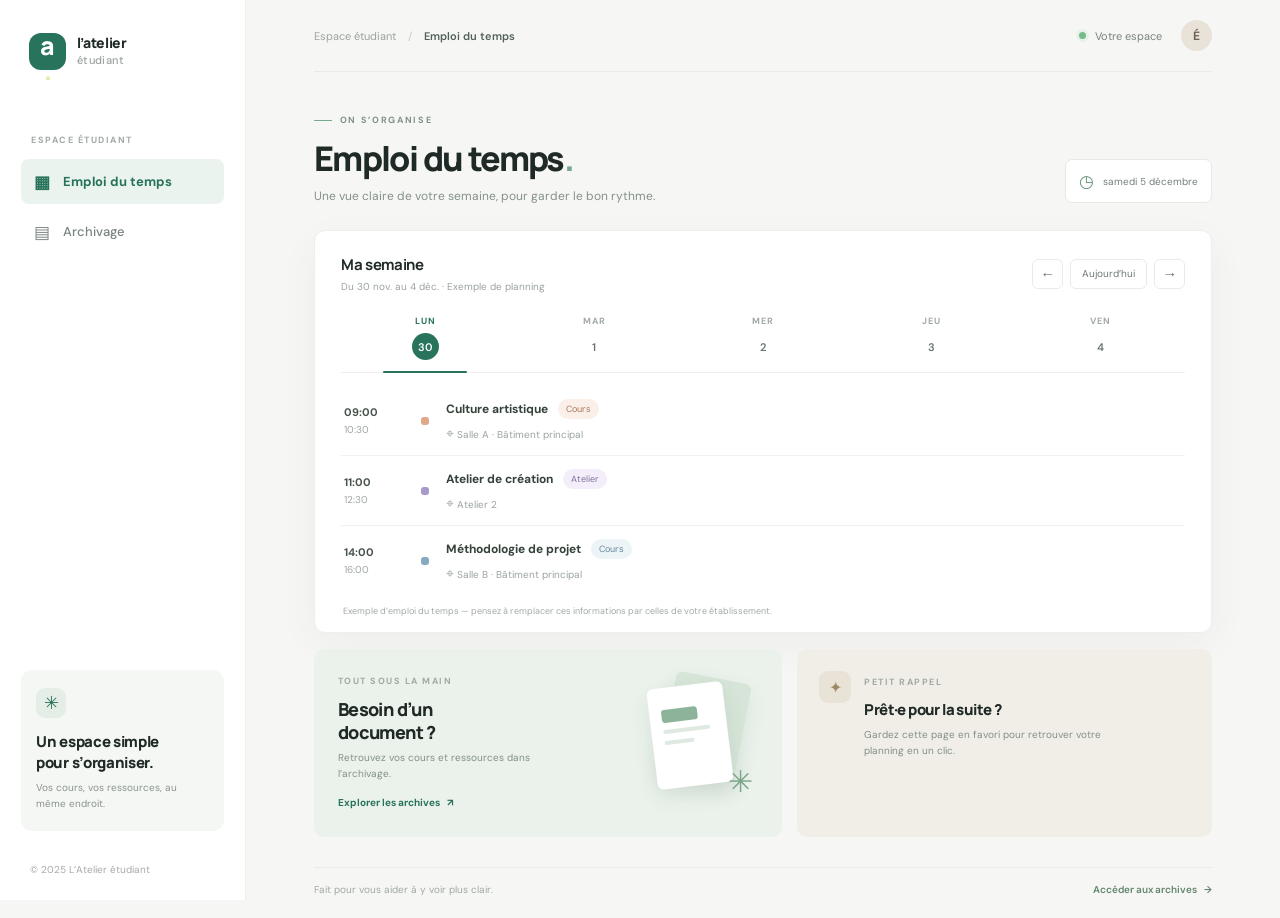
<file: index.html>
<!doctype html>
<html lang="fr">
<head>
  <meta charset="utf-8">
  <meta name="viewport" content="width=device-width, initial-scale=1">
  <meta name="theme-color" content="#f6f7f4">
  <meta name="description" content="L’espace étudiant : consultez votre emploi du temps et retrouvez les documents archivés.">
  <title>Accueil — L’Atelier étudiant</title>
  <link rel="preconnect" href="https://fonts.googleapis.com">
  <link rel="preconnect" href="https://fonts.gstatic.com" crossorigin>
  <link href="https://fonts.googleapis.com/css2?family=DM+Sans:wght@400;500;600;700&family=Manrope:wght@400;500;600;700;800&display=swap" rel="stylesheet">
  <link rel="stylesheet" href="styles.css">
  <script src="script.js" defer></script>
</head>
<body>
  <div class="app-shell">
    <aside class="sidebar" id="sidebar">
      <a class="brand" href="index.html" aria-label="L’Atelier étudiant, accueil">
        <span class="brand-mark">a<span>.</span></span>
        <span class="brand-name">l’atelier<span>étudiant</span></span>
      </a>
      <div class="side-label">ESPACE ÉTUDIANT</div>
      <nav class="side-nav" aria-label="Navigation principale">
        <a class="nav-link active" href="index.html" aria-current="page"><span class="nav-icon">▦</span>Emploi du temps</a>
        <a class="nav-link" href="archives.html"><span class="nav-icon">▤</span>Archivage</a>
      </nav>
      <div class="sidebar-bottom">
        <div class="side-note-icon">✳</div>
        <p>Un espace simple<br>pour s’organiser.</p>
        <span>Vos cours, vos ressources, au même endroit.</span>
      </div>
      <div class="sidebar-footer">© 2025 L’Atelier étudiant</div>
    </aside>

    <main class="main-content">
      <header class="topbar">
        <button class="mobile-menu" type="button" aria-label="Ouvrir le menu" aria-controls="sidebar" aria-expanded="false">☰</button>
        <div class="breadcrumbs">Espace étudiant <span>/</span> <strong>Emploi du temps</strong></div>
        <div class="topbar-right"><span class="status-dot"></span><span>Votre espace</span><div class="avatar" aria-label="Profil étudiant">É</div></div>
      </header>

      <section class="page-heading">
        <div>
          <div class="eyebrow"><span class="eyebrow-line"></span> ON S’ORGANISE</div>
          <h1>Emploi du temps<span class="heading-period">.</span></h1>
          <p class="page-subtitle">Une vue claire de votre semaine, pour garder le bon rythme.</p>
        </div>
        <div class="heading-date"><span class="date-icon">◷</span><span id="today-label">Semaine en cours</span></div>
      </section>

      <section class="schedule-card" aria-labelledby="schedule-title">
        <div class="schedule-toolbar">
          <div>
            <h2 id="schedule-title">Ma semaine</h2>
            <p class="muted" id="week-range">Consultez les cours prévus cette semaine</p>
          </div>
          <div class="week-controls">
            <button class="icon-button" type="button" id="previous-week" aria-label="Semaine précédente">←</button>
            <button class="today-button" type="button" id="current-week">Aujourd’hui</button>
            <button class="icon-button" type="button" id="next-week" aria-label="Semaine suivante">→</button>
          </div>
        </div>
        <div class="day-tabs" role="tablist" aria-label="Jours de la semaine">
          <button class="day-tab" type="button" data-day="1" role="tab"><span>LUN</span><strong>—</strong></button>
          <button class="day-tab" type="button" data-day="2" role="tab"><span>MAR</span><strong>—</strong></button>
          <button class="day-tab" type="button" data-day="3" role="tab"><span>MER</span><strong>—</strong></button>
          <button class="day-tab" type="button" data-day="4" role="tab"><span>JEU</span><strong>—</strong></button>
          <button class="day-tab" type="button" data-day="5" role="tab"><span>VEN</span><strong>—</strong></button>
        </div>
        <div class="schedule-list" id="schedule-list" aria-live="polite"></div>
        <p class="sample-note">Exemple d’emploi du temps — pensez à remplacer ces informations par celles de votre établissement.</p>
      </section>

      <section class="bottom-grid">
        <a class="feature-card archive-feature" href="archives.html">
          <div class="feature-copy"><span class="feature-kicker">TOUT SOUS LA MAIN</span><h2>Besoin d’un<br>document ?</h2><p>Retrouvez vos cours et ressources dans l’archivage.</p><span class="text-link">Explorer les archives <b>↗</b></span></div>
          <div class="feature-art" aria-hidden="true"><div class="art-paper paper-back"></div><div class="art-paper paper-front"><i></i><i></i><i></i></div><div class="art-star">✳</div></div>
        </a>
        <div class="tip-card"><div class="tip-icon">✦</div><div><span class="feature-kicker">PETIT RAPPEL</span><h2>Prêt·e pour la suite ?</h2><p>Gardez cette page en favori pour retrouver votre planning en un clic.</p></div></div>
      </section>
      <footer class="main-footer"><span>Fait pour vous aider à y voir plus clair.</span><a href="archives.html">Accéder aux archives <span>→</span></a></footer>
    </main>
  </div>
</body>
</html>
</file>
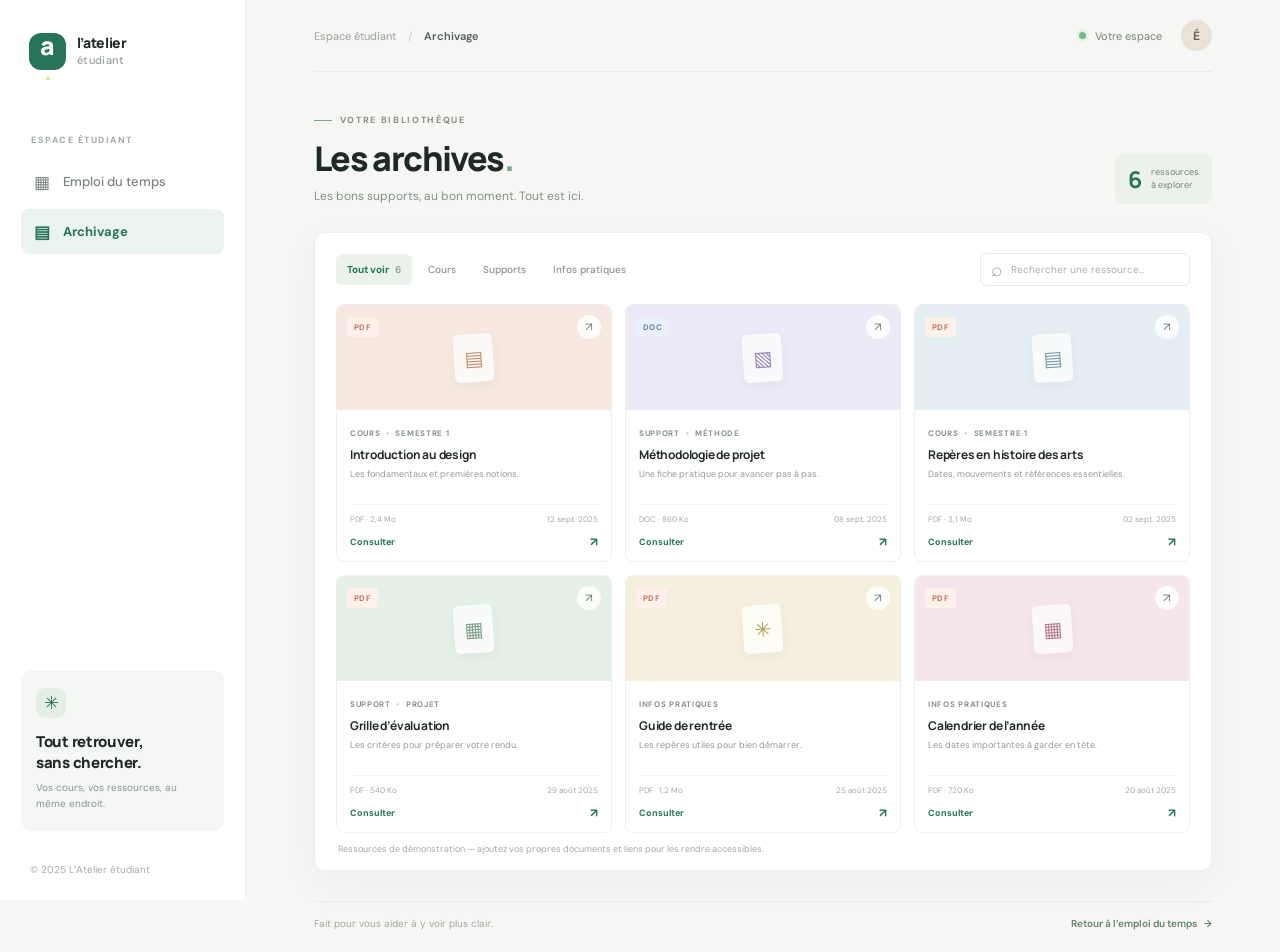
<file: archives.html>
<!doctype html>
<html lang="fr">
<head>
  <meta charset="utf-8">
  <meta name="viewport" content="width=device-width, initial-scale=1">
  <meta name="theme-color" content="#f6f7f4">
  <meta name="description" content="Retrouvez les cours, supports et ressources archivés dans votre espace étudiant.">
  <title>Archivage — L’Atelier étudiant</title>
  <link rel="preconnect" href="https://fonts.googleapis.com">
  <link rel="preconnect" href="https://fonts.gstatic.com" crossorigin>
  <link href="https://fonts.googleapis.com/css2?family=DM+Sans:wght@400;500;600;700&family=Manrope:wght@400;500;600;700;800&display=swap" rel="stylesheet">
  <link rel="stylesheet" href="styles.css">
  <script src="script.js" defer></script>
</head>
<body>
  <div class="app-shell">
    <aside class="sidebar" id="sidebar">
      <a class="brand" href="index.html" aria-label="L’Atelier étudiant, accueil"><span class="brand-mark">a<span>.</span></span><span class="brand-name">l’atelier<span>étudiant</span></span></a>
      <div class="side-label">ESPACE ÉTUDIANT</div>
      <nav class="side-nav" aria-label="Navigation principale">
        <a class="nav-link" href="index.html"><span class="nav-icon">▦</span>Emploi du temps</a>
        <a class="nav-link active" href="archives.html" aria-current="page"><span class="nav-icon">▤</span>Archivage</a>
      </nav>
      <div class="sidebar-bottom"><div class="side-note-icon">✳</div><p>Tout retrouver,<br>sans chercher.</p><span>Vos cours, vos ressources, au même endroit.</span></div>
      <div class="sidebar-footer">© 2025 L’Atelier étudiant</div>
    </aside>

    <main class="main-content">
      <header class="topbar">
        <button class="mobile-menu" type="button" aria-label="Ouvrir le menu" aria-controls="sidebar" aria-expanded="false">☰</button>
        <div class="breadcrumbs">Espace étudiant <span>/</span> <strong>Archivage</strong></div>
        <div class="topbar-right"><span class="status-dot"></span><span>Votre espace</span><div class="avatar" aria-label="Profil étudiant">É</div></div>
      </header>

      <section class="page-heading archive-heading">
        <div><div class="eyebrow"><span class="eyebrow-line"></span> VOTRE BIBLIOTHÈQUE</div><h1>Les archives<span class="heading-period">.</span></h1><p class="page-subtitle">Les bons supports, au bon moment. Tout est ici.</p></div>
        <div class="archive-count"><strong id="archive-count">6</strong><span>ressources<br>à explorer</span></div>
      </section>

      <section class="archive-panel" aria-label="Bibliothèque de ressources">
        <div class="archive-toolbar">
          <div class="filter-chips" role="group" aria-label="Filtrer par catégorie">
            <button class="filter-chip selected" type="button" data-filter="all">Tout voir <span>6</span></button>
            <button class="filter-chip" type="button" data-filter="cours">Cours</button>
            <button class="filter-chip" type="button" data-filter="supports">Supports</button>
            <button class="filter-chip" type="button" data-filter="infos">Infos pratiques</button>
          </div>
          <label class="search-box"><span aria-hidden="true">⌕</span><input id="archive-search" type="search" placeholder="Rechercher une ressource…" aria-label="Rechercher une ressource"></label>
        </div>
        <div class="archive-grid" id="archive-grid">
          <article class="archive-card" data-category="cours" data-search="introduction au design cours semestre 1"><div class="file-top"><span class="file-type pdf">PDF</span><span class="file-mark">↗</span></div><div class="file-illustration illust-peach"><span class="doc-icon">▤</span></div><div class="file-info"><span class="file-category">COURS <i>•</i> SEMESTRE 1</span><h2>Introduction au design</h2><p>Les fondamentaux et premières notions.</p><div class="file-meta"><span>PDF · 2,4 Mo</span><span>12 sept. 2025</span></div><a class="download-link" href="#" aria-label="Télécharger Introduction au design">Consulter <span>↗</span></a></div></article>
          <article class="archive-card" data-category="supports" data-search="méthodologie projet support fiche pratique"><div class="file-top"><span class="file-type doc">DOC</span><span class="file-mark">↗</span></div><div class="file-illustration illust-lilac"><span class="doc-icon">▧</span></div><div class="file-info"><span class="file-category">SUPPORT <i>•</i> MÉTHODE</span><h2>Méthodologie de projet</h2><p>Une fiche pratique pour avancer pas à pas.</p><div class="file-meta"><span>DOC · 860 Ko</span><span>08 sept. 2025</span></div><a class="download-link" href="#" aria-label="Télécharger Méthodologie de projet">Consulter <span>↗</span></a></div></article>
          <article class="archive-card" data-category="cours" data-search="histoire des arts cours semestre 1"><div class="file-top"><span class="file-type pdf">PDF</span><span class="file-mark">↗</span></div><div class="file-illustration illust-blue"><span class="doc-icon">▤</span></div><div class="file-info"><span class="file-category">COURS <i>•</i> SEMESTRE 1</span><h2>Repères en histoire des arts</h2><p>Dates, mouvements et références essentielles.</p><div class="file-meta"><span>PDF · 3,1 Mo</span><span>02 sept. 2025</span></div><a class="download-link" href="#" aria-label="Télécharger Repères en histoire des arts">Consulter <span>↗</span></a></div></article>
          <article class="archive-card" data-category="supports" data-search="grille évaluation projet support"><div class="file-top"><span class="file-type pdf">PDF</span><span class="file-mark">↗</span></div><div class="file-illustration illust-green"><span class="doc-icon">▦</span></div><div class="file-info"><span class="file-category">SUPPORT <i>•</i> PROJET</span><h2>Grille d’évaluation</h2><p>Les critères pour préparer votre rendu.</p><div class="file-meta"><span>PDF · 540 Ko</span><span>29 août 2025</span></div><a class="download-link" href="#" aria-label="Télécharger Grille d’évaluation">Consulter <span>↗</span></a></div></article>
          <article class="archive-card" data-category="infos" data-search="guide rentrée informations pratiques établissement"><div class="file-top"><span class="file-type pdf">PDF</span><span class="file-mark">↗</span></div><div class="file-illustration illust-yellow"><span class="doc-icon">✳</span></div><div class="file-info"><span class="file-category">INFOS PRATIQUES</span><h2>Guide de rentrée</h2><p>Les repères utiles pour bien démarrer.</p><div class="file-meta"><span>PDF · 1,2 Mo</span><span>25 août 2025</span></div><a class="download-link" href="#" aria-label="Télécharger Guide de rentrée">Consulter <span>↗</span></a></div></article>
          <article class="archive-card" data-category="infos" data-search="calendrier annuel dates vacances informations pratiques"><div class="file-top"><span class="file-type pdf">PDF</span><span class="file-mark">↗</span></div><div class="file-illustration illust-pink"><span class="doc-icon">▦</span></div><div class="file-info"><span class="file-category">INFOS PRATIQUES</span><h2>Calendrier de l’année</h2><p>Les dates importantes à garder en tête.</p><div class="file-meta"><span>PDF · 720 Ko</span><span>20 août 2025</span></div><a class="download-link" href="#" aria-label="Télécharger Calendrier de l’année">Consulter <span>↗</span></a></div></article>
        </div>
        <div class="empty-state" id="empty-state" hidden><span>⌕</span><h2>Aucun résultat</h2><p>Essayez un autre mot-clé ou une autre catégorie.</p></div>
        <p class="sample-note archive-note">Ressources de démonstration — ajoutez vos propres documents et liens pour les rendre accessibles.</p>
      </section>
      <footer class="main-footer"><span>Fait pour vous aider à y voir plus clair.</span><a href="index.html">Retour à l’emploi du temps <span>→</span></a></footer>
    </main>
  </div>
</body>
</html>
</file>
<file: styles.css>
@import url('https://fonts.googleapis.com/css2?family=DM+Sans:wght@400;500;600;700&family=Manrope:wght@400;500;600;700;800&display=swap');
:root{--ink:#1f2925;--muted:#7c8580;--paper:#f6f7f4;--white:#fff;--green:#28735c;--green-dark:#205d4b;--line:#e9ece8;--peach:#f5e5dc;--lilac:#ece6f6;--blue:#e1edf4;--mint:#e1efe7;--yellow:#f6efdb;--pink:#f5e2e8;--shadow:0 12px 40px rgba(37,54,46,.045)}
*{box-sizing:border-box}body{margin:0;background:var(--paper);color:var(--ink);font-family:'DM Sans',sans-serif;font-size:14px;-webkit-font-smoothing:antialiased}.app-shell{min-height:100vh}.sidebar{position:fixed;inset:0 auto 0 0;width:246px;background:#fff;border-right:1px solid #edf0ec;padding:33px 21px 24px;display:flex;flex-direction:column;z-index:10}.brand{display:flex;align-items:center;gap:11px;text-decoration:none;color:var(--ink);margin:0 0 64px 8px}.brand-mark{width:37px;height:37px;border-radius:12px;background:#28735c;color:#fff;display:grid;place-items:center;font-family:Manrope,sans-serif;font-weight:800;font-size:25px;line-height:1}.brand-mark span{color:#d8f09e}.brand-name{font-family:Manrope,sans-serif;font-size:14px;font-weight:800;line-height:1.05;letter-spacing:-.4px}.brand-name span{display:block;color:#9aa29d;font-family:'DM Sans',sans-serif;font-size:11px;font-weight:500;letter-spacing:.3px;margin-top:4px}.side-label,.feature-kicker{font-size:9px;font-weight:700;letter-spacing:1.5px;color:#a0a9a3}.side-label{margin:0 0 13px 10px}.side-nav{display:grid;gap:5px}.nav-link{height:45px;padding:0 12px;display:flex;align-items:center;gap:12px;border-radius:8px;color:#7a837e;text-decoration:none;font-size:13px;font-weight:500;transition:.2s}.nav-link:hover{background:#f5f7f5;color:var(--green)}.nav-link.active{background:#eaf3ed;color:var(--green);font-weight:700}.nav-icon{font-size:17px;width:18px;text-align:center}.sidebar-bottom{margin-top:auto;margin-bottom:32px;padding:18px 15px 19px;background:#f5f7f4;border-radius:11px}.side-note-icon{width:30px;height:30px;display:grid;place-items:center;border-radius:9px;background:#e4eee6;color:var(--green);font-size:18px}.sidebar-bottom p{font-family:Manrope,sans-serif;font-weight:800;font-size:15px;line-height:1.4;margin:13px 0 7px;letter-spacing:-.3px}.sidebar-bottom>span{display:block;color:#8a948e;font-size:10px;line-height:1.6}.sidebar-footer{font-size:10px;color:#a4aaa6;padding-left:9px}.main-content{margin-left:246px;padding:0 5.3%;max-width:1600px}.topbar{height:72px;border-bottom:1px solid #e8ebe7;display:flex;align-items:center;justify-content:space-between}.breadcrumbs{font-size:11px;color:#9ba39e}.breadcrumbs span{margin:0 9px;color:#c5cbc6}.breadcrumbs strong{color:#52605a;font-weight:600}.topbar-right{display:flex;align-items:center;gap:9px;color:#78837c;font-size:11px}.status-dot{width:7px;height:7px;border-radius:50%;background:#79ba8c;box-shadow:0 0 0 3px #e6f2e8}.avatar{margin-left:10px;width:31px;height:31px;border-radius:50%;background:#e9e2d9;color:#6d6255;display:grid;place-items:center;font-weight:700;font-size:12px}.mobile-menu{display:none}.page-heading{padding:42px 0 26px;display:flex;justify-content:space-between;align-items:flex-end}.eyebrow{display:flex;align-items:center;gap:8px;color:#839087;letter-spacing:1.65px;font-size:9px;font-weight:700;margin-bottom:13px}.eyebrow-line{width:18px;height:1px;background:#78a98d}.page-heading h1{font-family:Manrope,sans-serif;font-weight:800;font-size:34px;letter-spacing:-1.6px;margin:0;line-height:1.15}.heading-period{color:#78a98d}.page-subtitle{margin:10px 0 0;color:#849089;font-size:12px}.heading-date{display:flex;align-items:center;gap:9px;padding:10px 13px;border:1px solid #e6eae5;border-radius:7px;color:#738078;background:#fff;font-size:10px;margin-bottom:1px}.date-icon{font-size:17px;color:#67937a}.schedule-card{background:#fff;border:1px solid #ecefeb;border-radius:11px;padding:23px 26px 15px;box-shadow:var(--shadow)}.schedule-toolbar{display:flex;align-items:center;justify-content:space-between}.schedule-toolbar h2{font-family:Manrope,sans-serif;font-size:15px;margin:0 0 5px;letter-spacing:-.3px}.muted{margin:0;color:#9aa39d;font-size:10px}.week-controls{display:flex;align-items:center;gap:7px}.icon-button,.today-button{height:30px;border:1px solid #e8ece8;background:white;border-radius:6px;color:#6d7972;cursor:pointer}.icon-button{width:31px;font-size:15px}.today-button{padding:0 11px;font-family:inherit;font-size:10px}.icon-button:hover,.today-button:hover{border-color:#9bb8a4;color:var(--green)}.day-tabs{display:grid;grid-template-columns:repeat(5,1fr);margin:22px 0 13px;border-bottom:1px solid #edf0ed}.day-tab{background:transparent;border:0;position:relative;padding:0 0 12px;cursor:pointer;color:#a2aaa5;text-align:center;font-family:inherit}.day-tab span{display:block;font-size:9px;font-weight:700;letter-spacing:1px;margin-bottom:6px}.day-tab strong{display:grid;place-items:center;margin:auto;width:27px;height:27px;border-radius:50%;font-size:11px;font-weight:600;color:#68756d}.day-tab.selected{color:var(--green)}.day-tab.selected strong{color:#fff;background:var(--green)}.day-tab.selected:after{content:'';position:absolute;bottom:-1px;height:2px;left:25%;right:25%;background:var(--green);border-radius:4px}.schedule-list{min-height:162px}.schedule-event{display:grid;grid-template-columns:64px 12px 1fr;gap:13px;align-items:center;padding:13px 3px;border-bottom:1px solid #f0f2ef}.schedule-event:last-child{border-bottom:0}.event-time{display:flex;flex-direction:column;gap:4px}.event-time strong{font-size:11px;color:#46534b;font-weight:700}.event-time span{font-size:10px;color:#a0a8a2}.event-marker{width:8px;height:8px;border-radius:3px}.event-marker.peach{background:#dfa987}.event-marker.lilac{background:#a899c9}.event-marker.blue{background:#83aabe}.event-marker.green{background:#74ad8b}.event-title-row{display:flex;align-items:center;gap:10px}.event-details h3{margin:0;font-size:12px;font-weight:700;color:#35423a}.event-details p{margin:5px 0 0;color:#9aa39d;font-size:10px}.event-details p span{font-size:14px;color:#a6afa9}.event-type{font-size:9px;padding:4px 8px;border-radius:10px}.event-type.peach{background:#fbf0e9;color:#aa795b}.event-type.lilac{background:#f3eef9;color:#81719e}.event-type.blue{background:#edf4f8;color:#64879b}.event-type.green{background:#ebf4ee;color:#5a8b6c}.no-classes{height:145px;display:flex;align-items:center;justify-content:center;gap:12px;color:#6a9478}.no-classes>span{font-size:23px}.no-classes strong{font-family:Manrope,sans-serif;font-size:13px;color:#46534b}.no-classes p{font-size:10px;color:#929b95;margin:5px 0}.sample-note{font-size:9px;color:#a1aaa4;margin:10px 2px 0}.bottom-grid{display:grid;grid-template-columns:1.13fr 1fr;gap:15px;margin-top:16px}.feature-card,.tip-card{min-height:188px;border-radius:10px;position:relative;overflow:hidden}.archive-feature{background:#eaf2eb;display:flex;color:var(--ink);text-decoration:none;padding:21px 24px}.feature-copy{position:relative;z-index:1}.feature-copy h2,.tip-card h2{font-family:Manrope,sans-serif;font-weight:800;letter-spacing:-.6px;font-size:18px;line-height:1.25;margin:10px 0 7px}.feature-copy p,.tip-card p{color:#819087;font-size:10px;line-height:1.6;max-width:230px;margin:0}.text-link{display:inline-block;margin-top:14px;color:var(--green);font-size:10px;font-weight:700}.text-link b{margin-left:5px}.feature-art{position:absolute;right:28px;top:24px;width:115px;height:130px}.art-paper{position:absolute;width:76px;height:101px;background:#fff;border-radius:6px;box-shadow:0 9px 22px #264a3616}.paper-back{right:11px;top:4px;transform:rotate(11deg);background:#d6e5d8}.paper-front{right:26px;top:12px;transform:rotate(-7deg);padding:22px 12px}.paper-front i{display:block;height:4px;border-radius:3px;background:#dfe9e1;margin:7px 0}.paper-front i:first-child{width:70%;height:13px;background:#8db39a;margin-top:0}.paper-front i:nth-child(2){width:90%}.paper-front i:nth-child(3){width:58%}.art-star{position:absolute;right:1px;bottom:2px;font-size:30px;color:#7ca58a}.tip-card{background:#f1eee8;padding:22px;display:flex;align-items:flex-start;gap:13px}.tip-icon{width:32px;height:32px;flex:0 0 32px;border-radius:9px;background:#e8e2d7;color:#9f8964;display:grid;place-items:center;font-size:16px}.tip-card h2{font-size:15px;margin-top:12px}.tip-card p{max-width:270px}.main-footer{display:flex;justify-content:space-between;align-items:center;border-top:1px solid #e8ebe7;margin-top:30px;padding:15px 0 22px;color:#a0a8a2;font-size:10px}.main-footer a{color:#63846e;text-decoration:none;font-weight:600}.main-footer a span{margin-left:5px}.archive-heading{padding-bottom:28px}.archive-count{display:flex;align-items:center;gap:9px;padding:9px 13px;background:#eaf2eb;border-radius:8px;color:#718479;font-size:9px;line-height:1.4}.archive-count strong{font-family:Manrope,sans-serif;font-size:23px;color:var(--green)}.archive-panel{background:#fff;border:1px solid #ecefeb;border-radius:11px;padding:20px 21px 14px;box-shadow:var(--shadow)}.archive-toolbar{display:flex;align-items:center;justify-content:space-between;gap:14px;margin-bottom:18px}.filter-chips{display:flex;align-items:center;gap:5px;flex-wrap:wrap}.filter-chip{border:1px solid transparent;background:transparent;color:#89938d;border-radius:6px;padding:8px 10px;font:500 10px 'DM Sans',sans-serif;cursor:pointer}.filter-chip.selected{background:#eaf2eb;color:var(--green);font-weight:700}.filter-chip span{margin-left:4px;color:#93a49a}.search-box{display:flex;align-items:center;gap:7px;border:1px solid #e8ece8;border-radius:6px;padding:0 10px;height:33px;width:210px;color:#9aa49d}.search-box>span{font-size:19px;line-height:1}.search-box input{width:100%;border:0;outline:0;font:10px 'DM Sans',sans-serif;color:var(--ink);background:transparent}.search-box input::placeholder{color:#a7afa9}.archive-grid{display:grid;grid-template-columns:repeat(3,minmax(0,1fr));gap:13px}.archive-card{border:1px solid #edf0ed;border-radius:8px;overflow:hidden;position:relative;transition:transform .18s,box-shadow .18s}.archive-card:hover{transform:translateY(-2px);box-shadow:0 10px 25px #24372c10}.archive-card[hidden]{display:none}.file-top{position:absolute;z-index:1;top:10px;left:10px;right:10px;display:flex;align-items:center;justify-content:space-between}.file-type{font-size:8px;letter-spacing:.4px;font-weight:700;padding:5px 7px;border-radius:4px}.file-type.pdf{background:#fff0eb;color:#bd7259}.file-type.doc{background:#eaf0fb;color:#687fae}.file-mark{width:24px;height:24px;background:#ffffffd9;border-radius:50%;display:grid;place-items:center;color:#76837a;font-size:12px}.file-illustration{height:105px;display:grid;place-items:center}.illust-peach{background:#f7e9e1}.illust-lilac{background:#eee9f6}.illust-blue{background:#e5eff3}.illust-green{background:#e5f0e7}.illust-yellow{background:#f5f0dd}.illust-pink{background:#f4e6eb}.doc-icon{width:39px;height:48px;background:#ffffffbd;border-radius:5px;display:grid;place-items:center;color:#82a18a;font-size:20px;box-shadow:0 4px 12px #33483c0c;transform:rotate(-4deg)}.illust-peach .doc-icon{color:#c28d70}.illust-lilac .doc-icon{color:#9783b3}.illust-blue .doc-icon{color:#779bad}.illust-yellow .doc-icon{color:#b09a57}.illust-pink .doc-icon{color:#b27d91}.file-info{padding:12px 13px 11px}.file-category{font-size:8px;letter-spacing:.7px;color:#86938a;font-weight:700}.file-category i{font-style:normal;color:#c2c9c3;margin:0 3px}.file-info h2{font-family:Manrope,sans-serif;font-size:12px;letter-spacing:-.2px;margin:7px 0 5px;line-height:1.35}.file-info>p{font-size:9px;color:#929c95;margin:0;line-height:1.5;min-height:27px}.file-meta{display:flex;justify-content:space-between;border-top:1px solid #f0f2ef;padding-top:9px;margin-top:9px;color:#a1aaa4;font-size:8px}.download-link{display:flex;justify-content:space-between;align-items:center;text-decoration:none;color:var(--green);font-size:9px;font-weight:700;padding-top:10px}.download-link span{font-size:12px}.empty-state{text-align:center;padding:46px 10px;color:#819087}.empty-state>span{font-size:26px;color:#9ab29f}.empty-state h2{font:800 16px Manrope,sans-serif;color:#46534b;margin:8px 0}.empty-state p{font-size:11px;margin:0}.archive-note{padding-bottom:1px}
@media(min-width:1450px){.main-content{padding-left:6.5%;padding-right:6.5%}.schedule-card{padding:27px 32px 18px}.archive-grid{gap:16px}.file-illustration{height:125px}.file-info{padding:14px 15px}}
@media(max-width:1050px){.main-content{padding:0 4%}.sidebar{width:220px}.main-content{margin-left:220px}.archive-grid{grid-template-columns:repeat(2,minmax(0,1fr))}.feature-art{right:14px;opacity:.8}}
@media(max-width:700px){.sidebar{width:246px;transform:translateX(-100%);transition:transform .24s;box-shadow:8px 0 25px #20352a12}.menu-open .sidebar{transform:translateX(0)}.main-content{margin-left:0;padding:0 18px}.topbar{height:60px}.mobile-menu{display:block;border:0;background:transparent;color:#59665e;font-size:18px;padding:4px 8px 4px 0;cursor:pointer}.breadcrumbs{margin-right:auto}.topbar-right>span:not(.status-dot){display:none}.page-heading{padding:31px 0 21px;align-items:flex-start}.page-heading h1{font-size:29px}.page-subtitle{max-width:260px;line-height:1.5}.heading-date{font-size:0;padding:8px;margin-top:26px}.date-icon{font-size:16px}.schedule-card{padding:18px 14px 12px}.schedule-toolbar h2{font-size:14px}.week-controls{gap:4px}.icon-button{width:28px}.today-button{padding:0 7px;font-size:9px}.day-tabs{margin-top:19px}.schedule-event{grid-template-columns:49px 9px 1fr;gap:9px;padding:13px 0}.event-title-row{gap:6px;flex-wrap:wrap}.event-details h3{font-size:11px}.bottom-grid{grid-template-columns:1fr}.feature-card,.tip-card{min-height:166px}.feature-art{right:28px}.tip-card{min-height:130px}.main-footer{gap:12px;line-height:1.5}.main-footer a{text-align:right}.archive-heading{align-items:flex-end}.archive-count{padding:7px 9px}.archive-toolbar{align-items:stretch;flex-direction:column}.search-box{width:100%}.filter-chips{gap:2px}.filter-chip{padding:7px 8px;font-size:9px}.archive-panel{padding:15px 12px 12px}.archive-grid{gap:9px}.file-illustration{height:86px}.file-info{padding:10px 9px}.file-info h2{font-size:11px}.file-info>p{font-size:8px}.file-meta{font-size:7px;gap:4px}.file-category{font-size:7px}.file-top{top:7px;left:7px;right:7px}.file-type{font-size:7px;padding:4px 5px}}
@media(max-width:380px){.archive-grid{grid-template-columns:1fr}.file-illustration{height:110px}.archive-card{display:grid;grid-template-columns:105px 1fr}.file-illustration{height:auto;grid-row:1}.file-info{grid-column:2;grid-row:1}.file-top{left:7px;right:auto}.file-mark{display:none}.filter-chip{padding:7px 6px}}
</file>
